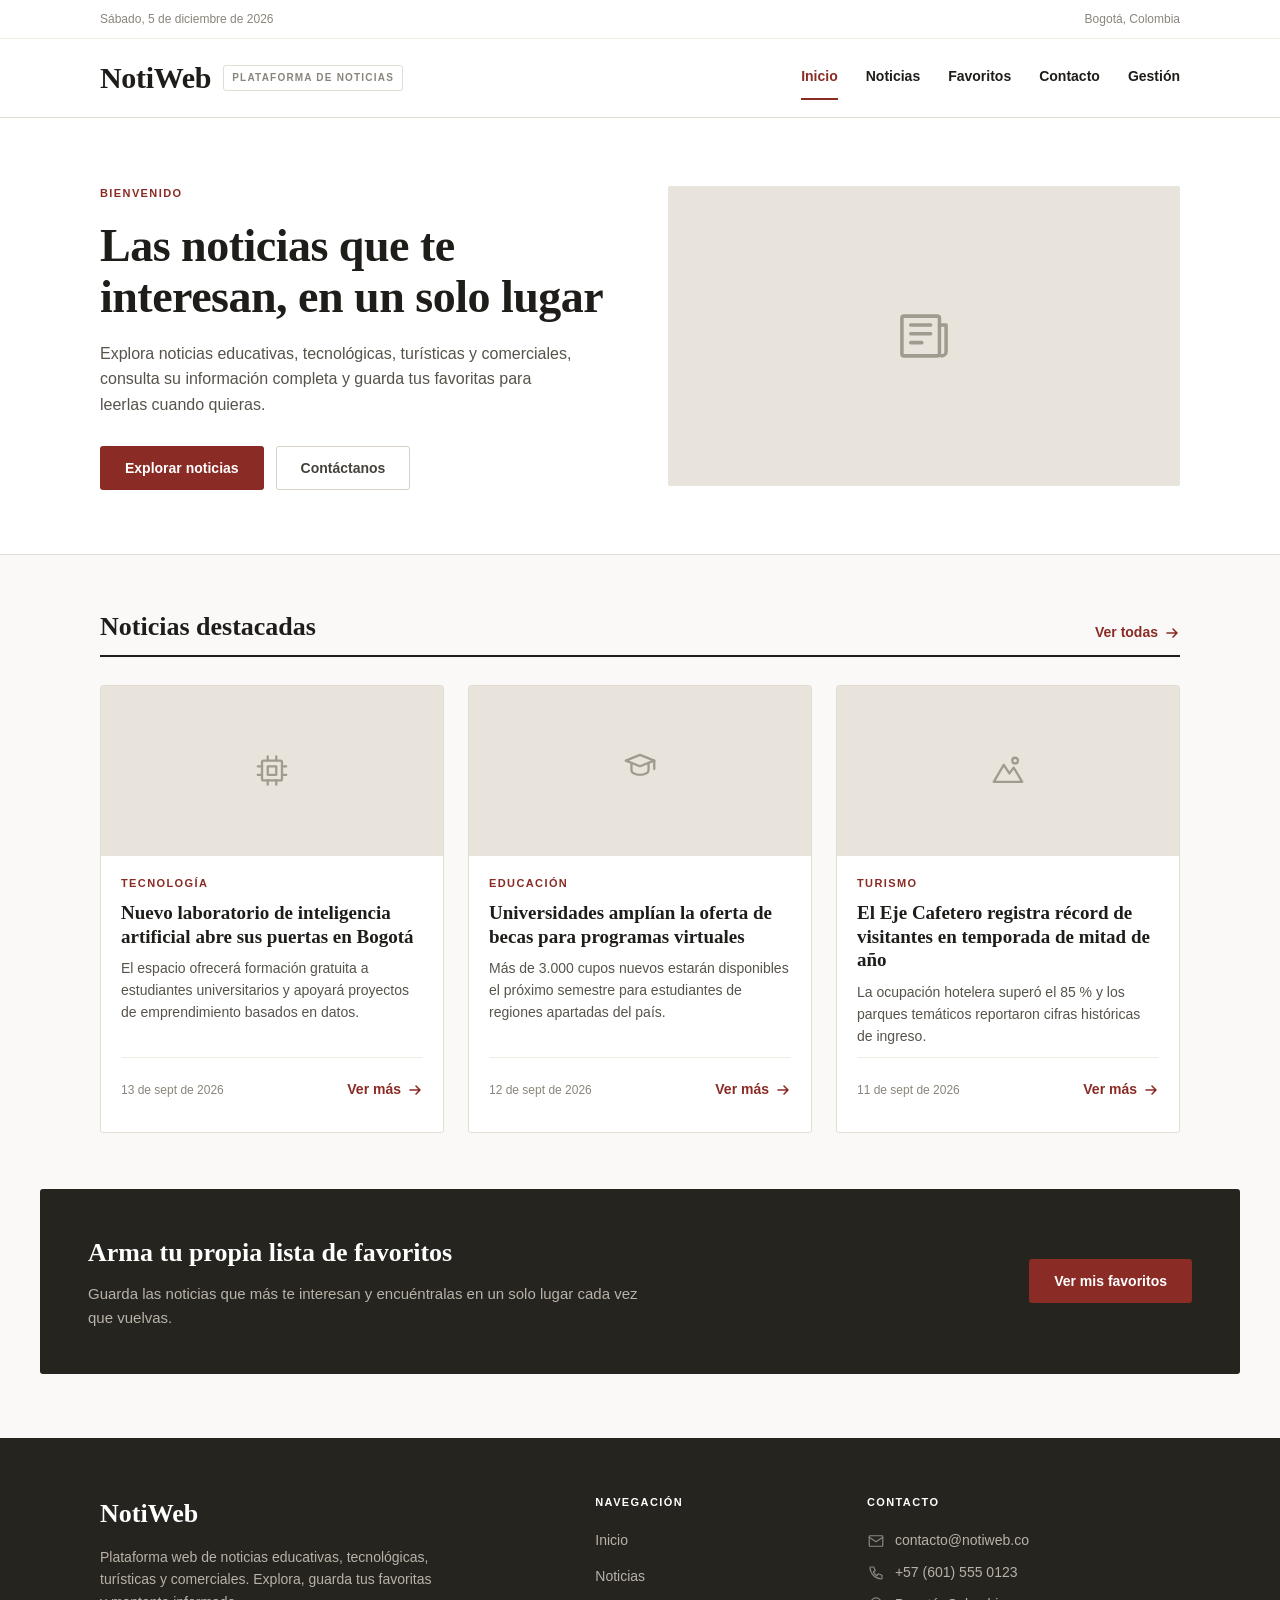
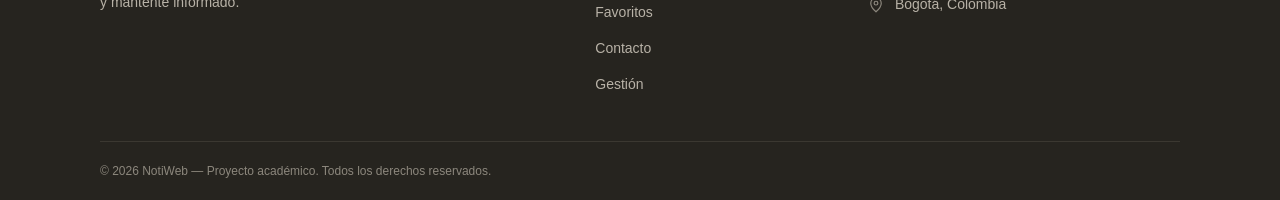
<file: index.html>
<!DOCTYPE html>
<html lang="es">
<head>
  <meta charset="UTF-8">
  <meta name="viewport" content="width=device-width, initial-scale=1.0">
  <meta name="description" content="NotiWeb: plataforma de noticias educativas, tecnológicas, turísticas y comerciales.">
  <title>Inicio | NotiWeb</title>

  <!-- Estilos: tokens y tipografía → estructura → componentes -->
  <link rel="stylesheet" href="css/base.css">
  <link rel="stylesheet" href="css/layout.css">
  <link rel="stylesheet" href="css/componentes.css">
</head>
<body>

  <!-- ================= HEADER (idéntico en todas las páginas) ================= -->
  <header class="site-header">
    <!-- Barra superior: fecha actual y ciudad -->
    <div class="topbar">
      <div class="wrap topbar__inner">
        <time class="topbar__fecha" data-fecha-actual></time>
        <span class="topbar__ciudad">Bogotá, Colombia</span>
      </div>
    </div>

    <!-- Fila principal: marca y menú -->
    <div class="wrap header__inner">
      <a class="brand" href="index.html" aria-label="NotiWeb, ir al inicio">
        <span class="brand__name">NotiWeb</span>
        <span class="brand__tag">Plataforma de noticias</span>
      </a>

      <button class="nav__toggle" type="button" aria-controls="menu-principal"
              aria-expanded="false" aria-label="Abrir menú">
        <svg width="24" height="24" viewBox="0 0 24 24" fill="none" stroke="currentColor"
             stroke-width="1.6" stroke-linecap="round" aria-hidden="true">
          <path d="M4 7h16M4 12h16M4 17h16"/>
        </svg>
      </button>

      <nav class="nav" id="menu-principal" aria-label="Menú principal">
        <ul class="nav__list">
          <li><a class="nav__link" href="index.html" aria-current="page">Inicio</a></li>
          <li><a class="nav__link" href="noticias.html">Noticias</a></li>
          <li><a class="nav__link" href="favoritos.html">Favoritos</a></li>
          <li><a class="nav__link" href="contacto.html">Contacto</a></li>
          <li><a class="nav__link" href="gestion.html">Gestión</a></li>
        </ul>
      </nav>
    </div>
  </header>

  <main>
    <!-- ================= BIENVENIDA ================= -->
    <section class="hero" aria-labelledby="titulo-hero">
      <div class="wrap hero__inner">
        <div class="hero__content">
          <span class="chip">Bienvenido</span>
          <h1 class="hero__title" id="titulo-hero">Las noticias que te interesan, en un solo lugar</h1>
          <p class="hero__text">
            Explora noticias educativas, tecnológicas, turísticas y comerciales, consulta
            su información completa y guarda tus favoritas para leerlas cuando quieras.
          </p>
          <div class="hero__actions">
            <a class="btn btn--primary" href="noticias.html">Explorar noticias</a>
            <a class="btn btn--ghost" href="contacto.html">Contáctanos</a>
          </div>
        </div>

        <figure class="hero__media">
          <img src="img/hero.svg" alt="Imagen destacada de la portada de NotiWeb">
        </figure>
      </div>
    </section>

    <!-- ================= NOTICIAS DESTACADAS ================= -->
    <section class="section" aria-labelledby="titulo-destacadas">
      <div class="wrap">
        <div class="section__head">
          <h2 class="section__title" id="titulo-destacadas">Noticias destacadas</h2>
          <a class="section__link" href="noticias.html">
            Ver todas
            <svg width="16" height="16" viewBox="0 0 16 16" fill="none" stroke="currentColor"
                 stroke-width="1.6" stroke-linecap="round" stroke-linejoin="round" aria-hidden="true">
              <path d="M3 8h10M9 4l4 4-4 4"/>
            </svg>
          </a>
        </div>

        <!-- Las cards se generan desde data/noticias.json (js/home.js) -->
        <div class="grid-cards" id="grilla-destacadas" aria-live="polite"></div>
      </div>
    </section>

    <!-- ================= LLAMADO A LA ACCIÓN ================= -->
    <section class="cta" aria-labelledby="titulo-cta">
      <div class="wrap cta__inner">
        <div>
          <h2 class="cta__title" id="titulo-cta">Arma tu propia lista de favoritos</h2>
          <p class="cta__text">
            Guarda las noticias que más te interesan y encuéntralas en un solo lugar cada vez que vuelvas.
          </p>
        </div>
        <a class="btn btn--primary" href="favoritos.html">Ver mis favoritos</a>
      </div>
    </section>
  </main>

  <!-- ================= FOOTER (idéntico en todas las páginas) ================= -->
  <footer class="site-footer">
    <div class="wrap footer__grid">
      <div class="footer__about">
        <p class="footer__brand">NotiWeb</p>
        <p class="footer__desc">
          Plataforma web de noticias educativas, tecnológicas, turísticas y comerciales.
          Explora, guarda tus favoritas y mantente informado.
        </p>
      </div>

      <nav aria-label="Navegación del pie de página">
        <h2 class="footer__title">Navegación</h2>
        <ul class="footer__list">
          <li><a href="index.html">Inicio</a></li>
          <li><a href="noticias.html">Noticias</a></li>
          <li><a href="favoritos.html">Favoritos</a></li>
          <li><a href="contacto.html">Contacto</a></li>
          <li><a href="gestion.html">Gestión</a></li>
        </ul>
      </nav>

      <div>
        <h2 class="footer__title">Contacto</h2>
        <ul class="footer__contact">
          <li>
            <svg width="18" height="18" viewBox="0 0 24 24" fill="none" stroke="currentColor"
                 stroke-width="1.6" stroke-linecap="round" stroke-linejoin="round" aria-hidden="true">
              <rect x="3" y="5" width="18" height="14" rx="1"/><path d="m3 7 9 6 9-6"/>
            </svg>
            contacto@notiweb.co
          </li>
          <li>
            <svg width="18" height="18" viewBox="0 0 24 24" fill="none" stroke="currentColor"
                 stroke-width="1.6" stroke-linecap="round" stroke-linejoin="round" aria-hidden="true">
              <path d="M5 4h4l2 5-2.5 1.5a11 11 0 0 0 5 5L15 13l5 2v4a1 1 0 0 1-1 1A16 16 0 0 1 4 5a1 1 0 0 1 1-1Z"/>
            </svg>
            +57 (601) 555 0123
          </li>
          <li>
            <svg width="18" height="18" viewBox="0 0 24 24" fill="none" stroke="currentColor"
                 stroke-width="1.6" stroke-linecap="round" stroke-linejoin="round" aria-hidden="true">
              <path d="M12 21s-7-6.2-7-11.5a7 7 0 0 1 14 0C19 14.8 12 21 12 21Z"/><circle cx="12" cy="9.5" r="2.5"/>
            </svg>
            Bogotá, Colombia
          </li>
        </ul>
      </div>
    </div>

    <div class="wrap">
      <p class="footer__bottom">© 2026 NotiWeb — Proyecto académico. Todos los derechos reservados.</p>
    </div>
  </footer>

  <!-- Scripts: datos → comunes → lógica de la página -->
  <script src="js/datos.js"></script>
  <script src="js/comun.js"></script>
  <script src="js/home.js"></script>
</body>
</html>
</file>
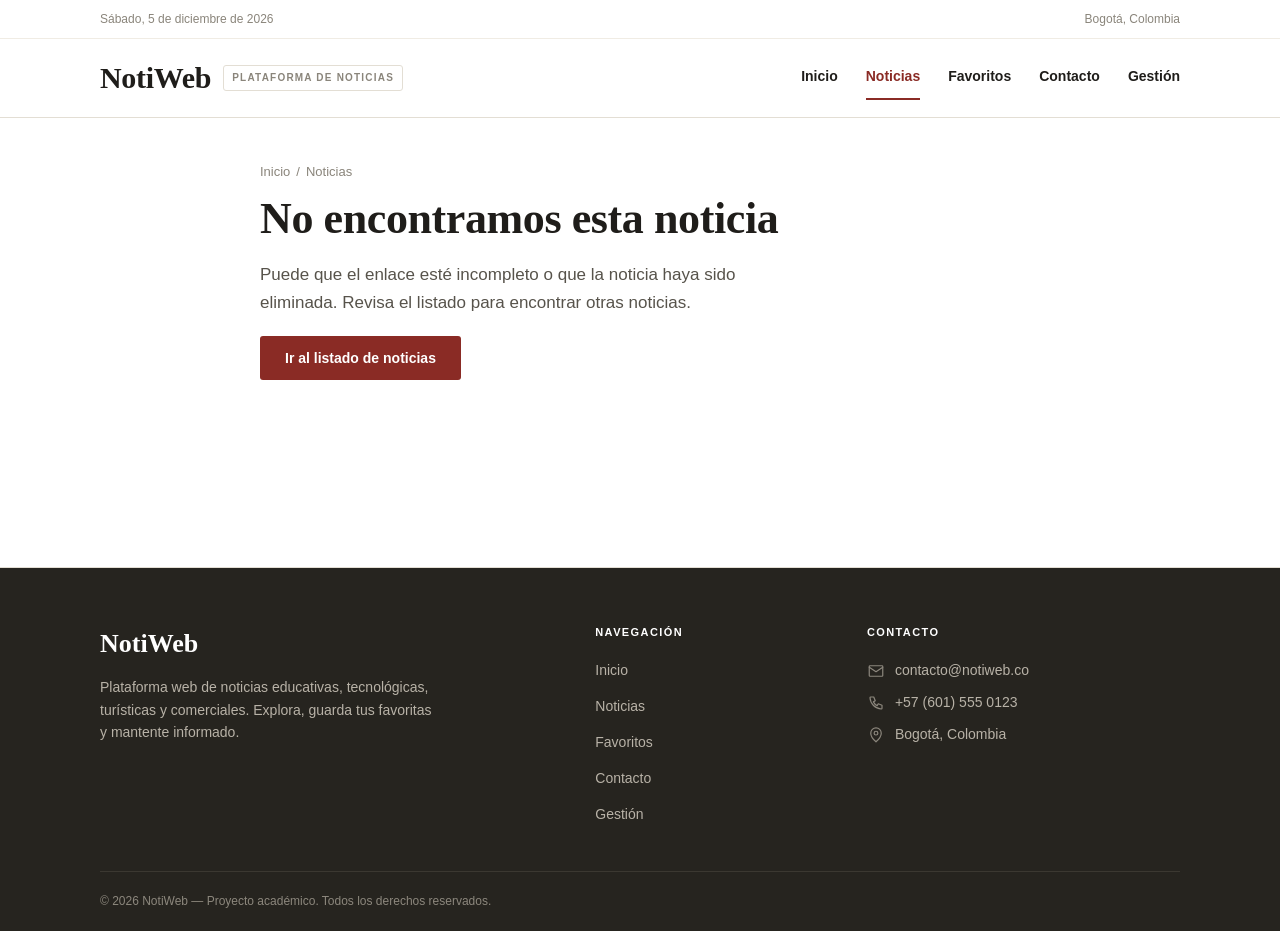
<file: detalle.html>
<!DOCTYPE html>
<html lang="es">
<head>
  <meta charset="UTF-8">
  <meta name="viewport" content="width=device-width, initial-scale=1.0">
  <meta name="description" content="Información completa de la noticia en NotiWeb.">
  <title>Detalle de noticia | NotiWeb</title>

  <!-- Estilos: tokens y tipografía → estructura → componentes -->
  <link rel="stylesheet" href="css/base.css">
  <link rel="stylesheet" href="css/layout.css">
  <link rel="stylesheet" href="css/componentes.css">
</head>
<body>

  <!-- ================= HEADER (idéntico en todas las páginas) ================= -->
  <header class="site-header">
    <!-- Barra superior: fecha actual y ciudad -->
    <div class="topbar">
      <div class="wrap topbar__inner">
        <time class="topbar__fecha" data-fecha-actual></time>
        <span class="topbar__ciudad">Bogotá, Colombia</span>
      </div>
    </div>

    <!-- Fila principal: marca y menú -->
    <div class="wrap header__inner">
      <a class="brand" href="index.html" aria-label="NotiWeb, ir al inicio">
        <span class="brand__name">NotiWeb</span>
        <span class="brand__tag">Plataforma de noticias</span>
      </a>

      <button class="nav__toggle" type="button" aria-controls="menu-principal"
              aria-expanded="false" aria-label="Abrir menú">
        <svg width="24" height="24" viewBox="0 0 24 24" fill="none" stroke="currentColor"
             stroke-width="1.6" stroke-linecap="round" aria-hidden="true">
          <path d="M4 7h16M4 12h16M4 17h16"/>
        </svg>
      </button>

      <nav class="nav" id="menu-principal" aria-label="Menú principal">
        <ul class="nav__list">
          <li><a class="nav__link" href="index.html">Inicio</a></li>
          <li><a class="nav__link" href="noticias.html" aria-current="page">Noticias</a></li>
          <li><a class="nav__link" href="favoritos.html">Favoritos</a></li>
          <li><a class="nav__link" href="contacto.html">Contacto</a></li>
          <li><a class="nav__link" href="gestion.html">Gestión</a></li>
        </ul>
      </nav>
    </div>
  </header>

  <main>
    <!-- El contenido se genera en js/detalle.js a partir del id de la URL
         (detalle.html?id=3). Mientras carga se muestra este estado. -->
    <div id="detalle" aria-busy="true">
      <section class="articulo-head">
        <div class="narrow articulo-head__inner">
          <p class="estado" role="status">Cargando noticia…</p>
        </div>
      </section>
    </div>
  </main>

  <!-- ================= FOOTER (idéntico en todas las páginas) ================= -->
  <footer class="site-footer">
    <div class="wrap footer__grid">
      <div class="footer__about">
        <p class="footer__brand">NotiWeb</p>
        <p class="footer__desc">
          Plataforma web de noticias educativas, tecnológicas, turísticas y comerciales.
          Explora, guarda tus favoritas y mantente informado.
        </p>
      </div>

      <nav aria-label="Navegación del pie de página">
        <h2 class="footer__title">Navegación</h2>
        <ul class="footer__list">
          <li><a href="index.html">Inicio</a></li>
          <li><a href="noticias.html">Noticias</a></li>
          <li><a href="favoritos.html">Favoritos</a></li>
          <li><a href="contacto.html">Contacto</a></li>
          <li><a href="gestion.html">Gestión</a></li>
        </ul>
      </nav>

      <div>
        <h2 class="footer__title">Contacto</h2>
        <ul class="footer__contact">
          <li>
            <svg width="18" height="18" viewBox="0 0 24 24" fill="none" stroke="currentColor"
                 stroke-width="1.6" stroke-linecap="round" stroke-linejoin="round" aria-hidden="true">
              <rect x="3" y="5" width="18" height="14" rx="1"/><path d="m3 7 9 6 9-6"/>
            </svg>
            contacto@notiweb.co
          </li>
          <li>
            <svg width="18" height="18" viewBox="0 0 24 24" fill="none" stroke="currentColor"
                 stroke-width="1.6" stroke-linecap="round" stroke-linejoin="round" aria-hidden="true">
              <path d="M5 4h4l2 5-2.5 1.5a11 11 0 0 0 5 5L15 13l5 2v4a1 1 0 0 1-1 1A16 16 0 0 1 4 5a1 1 0 0 1 1-1Z"/>
            </svg>
            +57 (601) 555 0123
          </li>
          <li>
            <svg width="18" height="18" viewBox="0 0 24 24" fill="none" stroke="currentColor"
                 stroke-width="1.6" stroke-linecap="round" stroke-linejoin="round" aria-hidden="true">
              <path d="M12 21s-7-6.2-7-11.5a7 7 0 0 1 14 0C19 14.8 12 21 12 21Z"/><circle cx="12" cy="9.5" r="2.5"/>
            </svg>
            Bogotá, Colombia
          </li>
        </ul>
      </div>
    </div>

    <div class="wrap">
      <p class="footer__bottom">© 2026 NotiWeb — Proyecto académico. Todos los derechos reservados.</p>
    </div>
  </footer>

  <!-- Scripts: datos → comunes → lógica de la página -->
  <script src="js/datos.js"></script>
  <script src="js/comun.js"></script>
  <script src="js/detalle.js"></script>
</body>
</html>
</file>
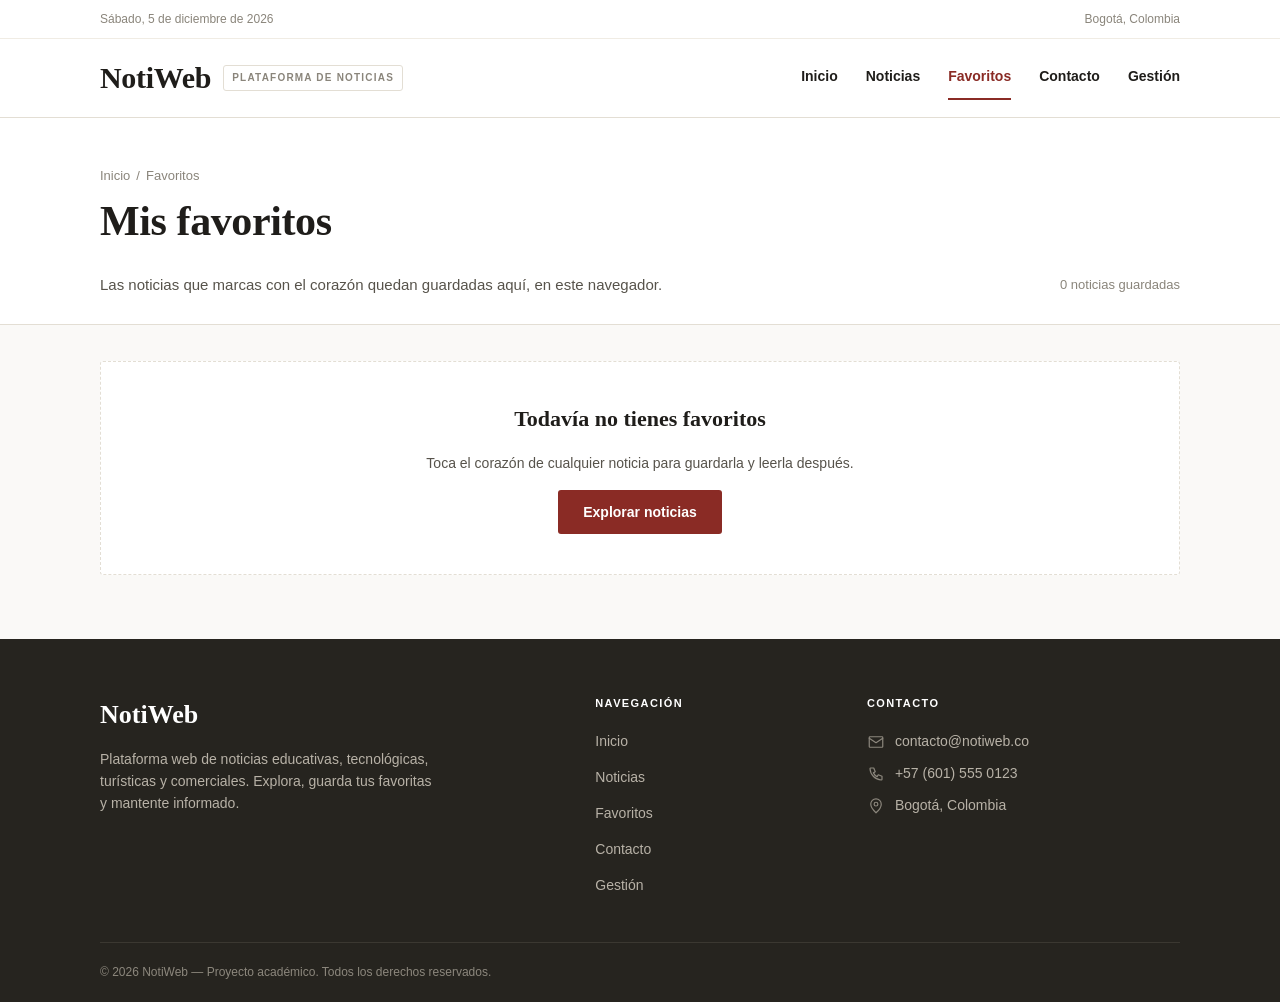
<file: favoritos.html>
<!DOCTYPE html>
<html lang="es">
<head>
  <meta charset="UTF-8">
  <meta name="viewport" content="width=device-width, initial-scale=1.0">
  <meta name="description" content="Noticias guardadas como favoritas en NotiWeb.">
  <title>Favoritos | NotiWeb</title>

  <!-- Estilos: tokens y tipografía → estructura → componentes -->
  <link rel="stylesheet" href="css/base.css">
  <link rel="stylesheet" href="css/layout.css">
  <link rel="stylesheet" href="css/componentes.css">
</head>
<body>

  <!-- ================= HEADER (idéntico en todas las páginas) ================= -->
  <header class="site-header">
    <!-- Barra superior: fecha actual y ciudad -->
    <div class="topbar">
      <div class="wrap topbar__inner">
        <time class="topbar__fecha" data-fecha-actual></time>
        <span class="topbar__ciudad">Bogotá, Colombia</span>
      </div>
    </div>

    <!-- Fila principal: marca y menú -->
    <div class="wrap header__inner">
      <a class="brand" href="index.html" aria-label="NotiWeb, ir al inicio">
        <span class="brand__name">NotiWeb</span>
        <span class="brand__tag">Plataforma de noticias</span>
      </a>

      <button class="nav__toggle" type="button" aria-controls="menu-principal"
              aria-expanded="false" aria-label="Abrir menú">
        <svg width="24" height="24" viewBox="0 0 24 24" fill="none" stroke="currentColor"
             stroke-width="1.6" stroke-linecap="round" aria-hidden="true">
          <path d="M4 7h16M4 12h16M4 17h16"/>
        </svg>
      </button>

      <nav class="nav" id="menu-principal" aria-label="Menú principal">
        <ul class="nav__list">
          <li><a class="nav__link" href="index.html">Inicio</a></li>
          <li><a class="nav__link" href="noticias.html">Noticias</a></li>
          <li><a class="nav__link" href="favoritos.html" aria-current="page">Favoritos</a></li>
          <li><a class="nav__link" href="contacto.html">Contacto</a></li>
          <li><a class="nav__link" href="gestion.html">Gestión</a></li>
        </ul>
      </nav>
    </div>
  </header>

  <main>
    <!-- ================= ENCABEZADO ================= -->
    <section class="page-head" aria-labelledby="titulo-favoritos">
      <div class="wrap page-head__inner">
        <nav class="migas" aria-label="Migas de pan">
          <ol class="migas__lista">
            <li><a href="index.html">Inicio</a></li>
            <li aria-current="page">Favoritos</li>
          </ol>
        </nav>

        <div class="page-head__top">
          <h1 class="page-head__title" id="titulo-favoritos">Mis favoritos</h1>
          <button class="btn btn--ghost" id="vaciar-favoritos" type="button" hidden>
            Quitar todos
          </button>
        </div>

        <div class="page-head__tools">
          <p class="page-head__intro">
            Las noticias que marcas con el corazón quedan guardadas aquí, en este navegador.
          </p>
          <p class="page-head__count" id="contador" aria-live="polite"></p>
        </div>
      </div>
    </section>

    <!-- ================= NOTICIAS GUARDADAS ================= -->
    <section class="listado" aria-label="Noticias guardadas">
      <div class="wrap">
        <!-- Las cards se generan en js/favoritos.js -->
        <div class="grid-cards" id="grilla-favoritos" aria-live="polite"></div>
      </div>
    </section>
  </main>

  <!-- ================= FOOTER (idéntico en todas las páginas) ================= -->
  <footer class="site-footer">
    <div class="wrap footer__grid">
      <div class="footer__about">
        <p class="footer__brand">NotiWeb</p>
        <p class="footer__desc">
          Plataforma web de noticias educativas, tecnológicas, turísticas y comerciales.
          Explora, guarda tus favoritas y mantente informado.
        </p>
      </div>

      <nav aria-label="Navegación del pie de página">
        <h2 class="footer__title">Navegación</h2>
        <ul class="footer__list">
          <li><a href="index.html">Inicio</a></li>
          <li><a href="noticias.html">Noticias</a></li>
          <li><a href="favoritos.html">Favoritos</a></li>
          <li><a href="contacto.html">Contacto</a></li>
          <li><a href="gestion.html">Gestión</a></li>
        </ul>
      </nav>

      <div>
        <h2 class="footer__title">Contacto</h2>
        <ul class="footer__contact">
          <li>
            <svg width="18" height="18" viewBox="0 0 24 24" fill="none" stroke="currentColor"
                 stroke-width="1.6" stroke-linecap="round" stroke-linejoin="round" aria-hidden="true">
              <rect x="3" y="5" width="18" height="14" rx="1"/><path d="m3 7 9 6 9-6"/>
            </svg>
            contacto@notiweb.co
          </li>
          <li>
            <svg width="18" height="18" viewBox="0 0 24 24" fill="none" stroke="currentColor"
                 stroke-width="1.6" stroke-linecap="round" stroke-linejoin="round" aria-hidden="true">
              <path d="M5 4h4l2 5-2.5 1.5a11 11 0 0 0 5 5L15 13l5 2v4a1 1 0 0 1-1 1A16 16 0 0 1 4 5a1 1 0 0 1 1-1Z"/>
            </svg>
            +57 (601) 555 0123
          </li>
          <li>
            <svg width="18" height="18" viewBox="0 0 24 24" fill="none" stroke="currentColor"
                 stroke-width="1.6" stroke-linecap="round" stroke-linejoin="round" aria-hidden="true">
              <path d="M12 21s-7-6.2-7-11.5a7 7 0 0 1 14 0C19 14.8 12 21 12 21Z"/><circle cx="12" cy="9.5" r="2.5"/>
            </svg>
            Bogotá, Colombia
          </li>
        </ul>
      </div>
    </div>

    <div class="wrap">
      <p class="footer__bottom">© 2026 NotiWeb — Proyecto académico. Todos los derechos reservados.</p>
    </div>
  </footer>

  <!-- Scripts: datos → comunes → lógica de la página -->
  <script src="js/datos.js"></script>
  <script src="js/comun.js"></script>
  <script src="js/favoritos.js"></script>
</body>
</html>
</file>
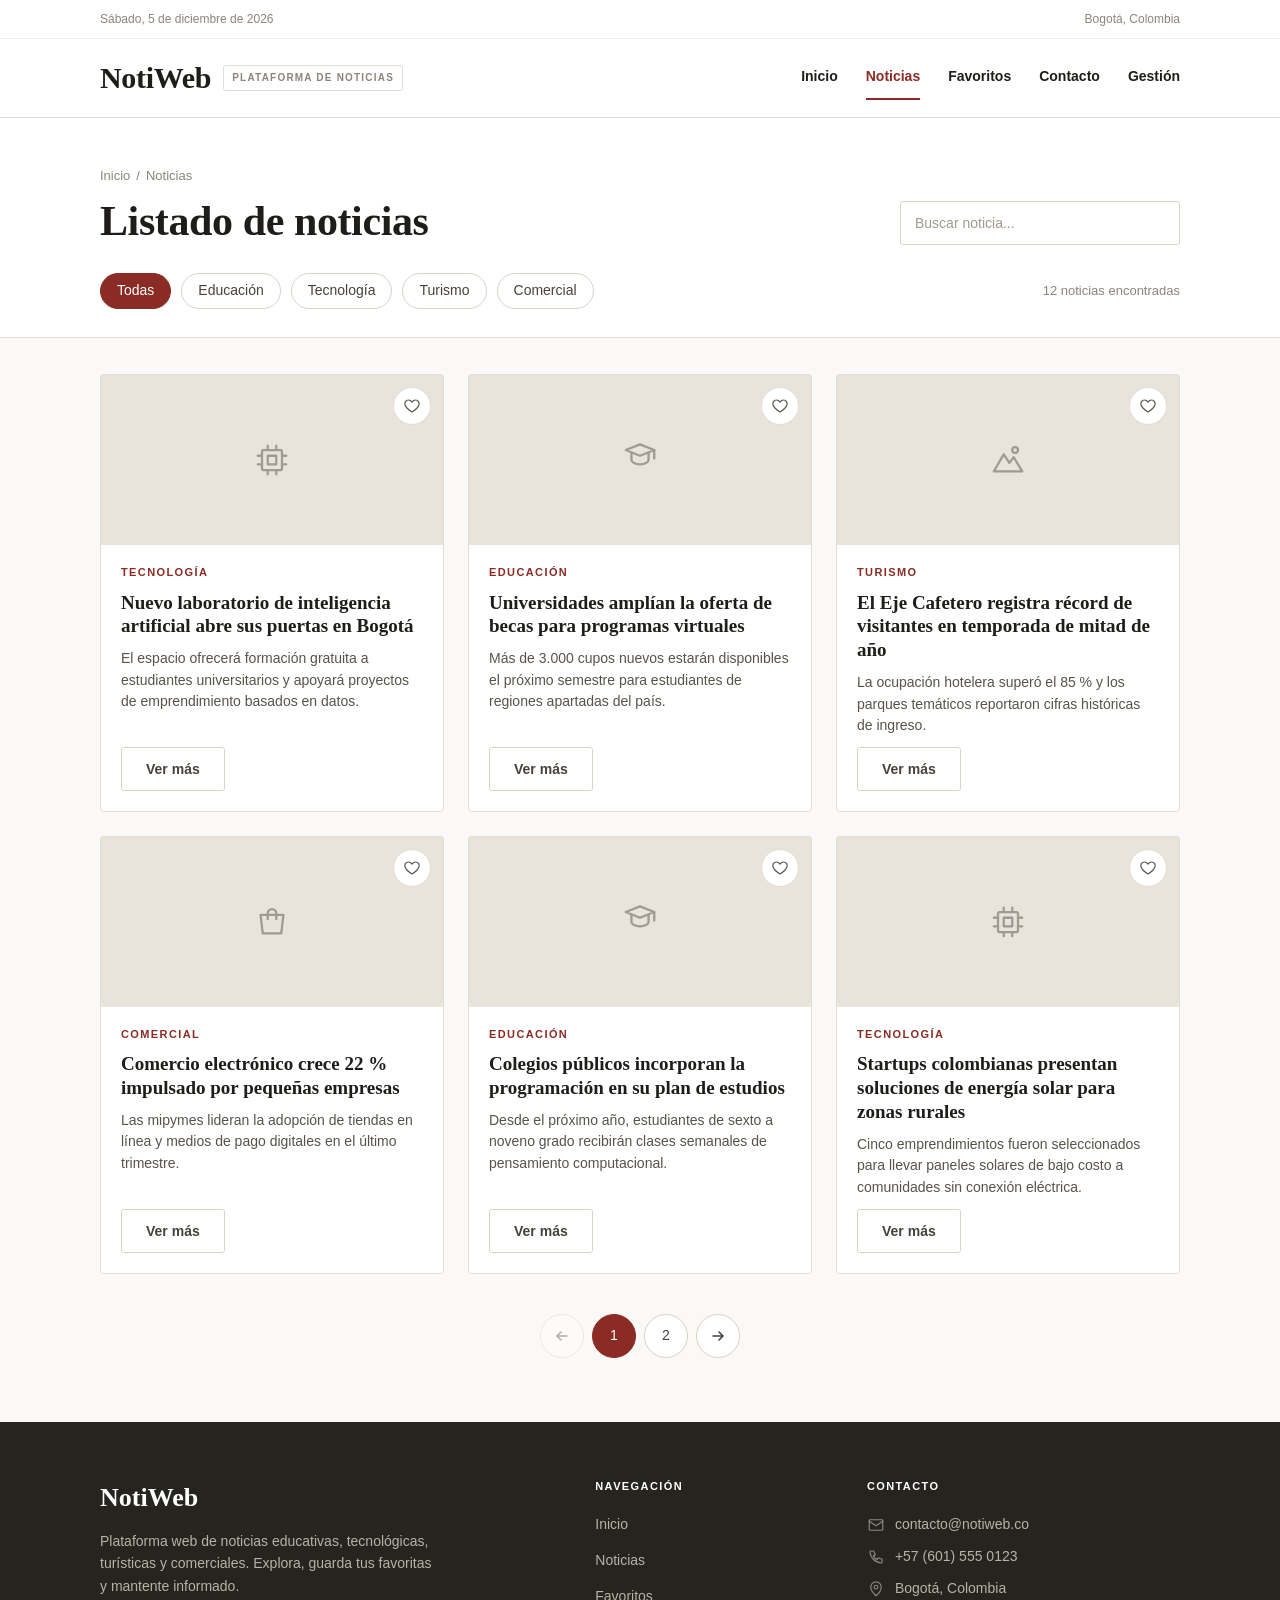
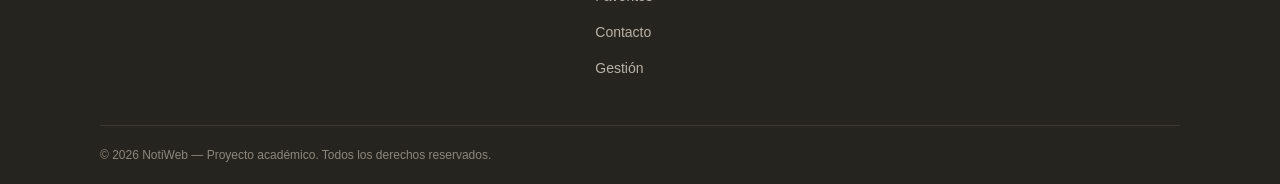
<file: noticias.html>
<!DOCTYPE html>
<html lang="es">
<head>
  <meta charset="UTF-8">
  <meta name="viewport" content="width=device-width, initial-scale=1.0">
  <meta name="description" content="Listado de noticias educativas, tecnológicas, turísticas y comerciales de NotiWeb.">
  <title>Noticias | NotiWeb</title>

  <!-- Estilos: tokens y tipografía → estructura → componentes -->
  <link rel="stylesheet" href="css/base.css">
  <link rel="stylesheet" href="css/layout.css">
  <link rel="stylesheet" href="css/componentes.css">
</head>
<body>

  <!-- ================= HEADER (idéntico en todas las páginas) ================= -->
  <header class="site-header">
    <!-- Barra superior: fecha actual y ciudad -->
    <div class="topbar">
      <div class="wrap topbar__inner">
        <time class="topbar__fecha" data-fecha-actual></time>
        <span class="topbar__ciudad">Bogotá, Colombia</span>
      </div>
    </div>

    <!-- Fila principal: marca y menú -->
    <div class="wrap header__inner">
      <a class="brand" href="index.html" aria-label="NotiWeb, ir al inicio">
        <span class="brand__name">NotiWeb</span>
        <span class="brand__tag">Plataforma de noticias</span>
      </a>

      <button class="nav__toggle" type="button" aria-controls="menu-principal"
              aria-expanded="false" aria-label="Abrir menú">
        <svg width="24" height="24" viewBox="0 0 24 24" fill="none" stroke="currentColor"
             stroke-width="1.6" stroke-linecap="round" aria-hidden="true">
          <path d="M4 7h16M4 12h16M4 17h16"/>
        </svg>
      </button>

      <nav class="nav" id="menu-principal" aria-label="Menú principal">
        <ul class="nav__list">
          <li><a class="nav__link" href="index.html">Inicio</a></li>
          <li><a class="nav__link" href="noticias.html" aria-current="page">Noticias</a></li>
          <li><a class="nav__link" href="favoritos.html">Favoritos</a></li>
          <li><a class="nav__link" href="contacto.html">Contacto</a></li>
          <li><a class="nav__link" href="gestion.html">Gestión</a></li>
        </ul>
      </nav>
    </div>
  </header>

  <main>
    <!-- ================= ENCABEZADO: migas, título, buscador y filtros ================= -->
    <section class="page-head" aria-labelledby="titulo-listado">
      <div class="wrap page-head__inner">
        <nav class="migas" aria-label="Migas de pan">
          <ol class="migas__lista">
            <li><a href="index.html">Inicio</a></li>
            <li aria-current="page">Noticias</li>
          </ol>
        </nav>

        <div class="page-head__top">
          <h1 class="page-head__title" id="titulo-listado">Listado de noticias</h1>

          <div class="buscador" role="search">
            <label class="sr-only" for="buscar-noticia">Buscar noticia</label>
            <input class="buscador__input" id="buscar-noticia" type="search"
                   placeholder="Buscar noticia..." autocomplete="off">
          </div>
        </div>

        <div class="page-head__tools">
          <!-- Los botones de categoría se generan en js/noticias.js -->
          <div class="filtros" id="filtros" role="group" aria-label="Filtrar por categoría"></div>
          <p class="page-head__count" id="contador" aria-live="polite"></p>
        </div>
      </div>
    </section>

    <!-- ================= RESULTADOS ================= -->
    <section class="listado" aria-label="Resultados">
      <div class="wrap">
        <!-- Las cards se generan desde data/noticias.json (js/noticias.js) -->
        <div class="grid-cards" id="grilla-noticias" aria-live="polite"></div>

        <nav class="paginacion" id="paginacion" aria-label="Paginación de noticias" hidden></nav>
      </div>
    </section>
  </main>

  <!-- ================= FOOTER (idéntico en todas las páginas) ================= -->
  <footer class="site-footer">
    <div class="wrap footer__grid">
      <div class="footer__about">
        <p class="footer__brand">NotiWeb</p>
        <p class="footer__desc">
          Plataforma web de noticias educativas, tecnológicas, turísticas y comerciales.
          Explora, guarda tus favoritas y mantente informado.
        </p>
      </div>

      <nav aria-label="Navegación del pie de página">
        <h2 class="footer__title">Navegación</h2>
        <ul class="footer__list">
          <li><a href="index.html">Inicio</a></li>
          <li><a href="noticias.html">Noticias</a></li>
          <li><a href="favoritos.html">Favoritos</a></li>
          <li><a href="contacto.html">Contacto</a></li>
          <li><a href="gestion.html">Gestión</a></li>
        </ul>
      </nav>

      <div>
        <h2 class="footer__title">Contacto</h2>
        <ul class="footer__contact">
          <li>
            <svg width="18" height="18" viewBox="0 0 24 24" fill="none" stroke="currentColor"
                 stroke-width="1.6" stroke-linecap="round" stroke-linejoin="round" aria-hidden="true">
              <rect x="3" y="5" width="18" height="14" rx="1"/><path d="m3 7 9 6 9-6"/>
            </svg>
            contacto@notiweb.co
          </li>
          <li>
            <svg width="18" height="18" viewBox="0 0 24 24" fill="none" stroke="currentColor"
                 stroke-width="1.6" stroke-linecap="round" stroke-linejoin="round" aria-hidden="true">
              <path d="M5 4h4l2 5-2.5 1.5a11 11 0 0 0 5 5L15 13l5 2v4a1 1 0 0 1-1 1A16 16 0 0 1 4 5a1 1 0 0 1 1-1Z"/>
            </svg>
            +57 (601) 555 0123
          </li>
          <li>
            <svg width="18" height="18" viewBox="0 0 24 24" fill="none" stroke="currentColor"
                 stroke-width="1.6" stroke-linecap="round" stroke-linejoin="round" aria-hidden="true">
              <path d="M12 21s-7-6.2-7-11.5a7 7 0 0 1 14 0C19 14.8 12 21 12 21Z"/><circle cx="12" cy="9.5" r="2.5"/>
            </svg>
            Bogotá, Colombia
          </li>
        </ul>
      </div>
    </div>

    <div class="wrap">
      <p class="footer__bottom">© 2026 NotiWeb — Proyecto académico. Todos los derechos reservados.</p>
    </div>
  </footer>

  <!-- Scripts: datos → comunes → lógica de la página -->
  <script src="js/datos.js"></script>
  <script src="js/comun.js"></script>
  <script src="js/noticias.js"></script>
</body>
</html>
</file>
<file: css/base.css>
/* ==========================================================================
   NotiWeb — base.css
   Reset mínimo, tokens de diseño (variables CSS tomadas de la maquetación
   aprobada en Figma) y tipografía general.
   ========================================================================== */

/* --------------------------------------------------------------------------
   1. Tokens de diseño
   -------------------------------------------------------------------------- */
:root {
  /* Colores */
  --bg:           #faf9f7;  /* fondo general */
  --surface:      #ffffff;  /* tarjetas, header, bandas blancas */
  --ink:          #1f1d1a;  /* texto principal */
  --body:         #322f2a;  /* cuerpo del artículo (serif) */
  --muted:        #57534b;  /* párrafos secundarios */
  --soft:         #8a857b;  /* metadatos, migas de pan */
  --placeholder:  #a09a8f;
  --accent:       #8a2b25;  /* rojo vino: acento único */
  --accent-dark:  #5f1d19;  /* hover de enlaces */
  --border:       #e3ded4;
  --hairline:     #f0ece4;
  --input-border: #d8d2c7;
  --img-ph:       #e8e4dc;  /* bloque marcador de imagen */
  --dark:         #26241f;  /* CTA y footer */
  --dark-text:    #b8b2a7;
  --dark-sep:     #3b3831;
  --footer-dim:   #8c877d;
  --error:        #b3261e;
  --error-bg:     #fdf6f5;
  --ok-bg:        #f1f6f0;
  --ok-border:    #cfe0cb;
  --ok-text:      #3a5d36;

  /* Familias tipográficas */
  --font-serif: Georgia, "Times New Roman", serif;
  --font-sans:  "Helvetica Neue", Helvetica, Arial, sans-serif;

  /* Medidas comunes */
  --radius:      3px;
  --wrap:        1080px;  /* ancho útil del contenido */
  --gutter:      60px;    /* margen lateral en escritorio */
  --control-h:   44px;    /* altura mínima de áreas clicables */
}

/* --------------------------------------------------------------------------
   2. Reset mínimo
   -------------------------------------------------------------------------- */
*,
*::before,
*::after {
  box-sizing: border-box;
}

html {
  -webkit-text-size-adjust: 100%;
}

body {
  margin: 0;
  background: var(--bg);
  color: var(--ink);
  font-family: var(--font-sans);
  font-size: 14px;
  line-height: 1.55;
  -webkit-font-smoothing: antialiased;
}

h1, h2, h3, h4, p, ul, ol, figure {
  margin: 0;
}

ul, ol {
  padding: 0;
  list-style: none;
}

img, svg {
  display: block;
  max-width: 100%;
}

button {
  font: inherit;
  cursor: pointer;
}

/* El atributo hidden siempre oculta, aunque la clase defina display */
[hidden] {
  display: none !important;
}

/* --------------------------------------------------------------------------
   3. Tipografía
   -------------------------------------------------------------------------- */
h1, h2, h3 {
  font-family: var(--font-serif);
  font-weight: 700;
  color: var(--ink);
}

a {
  color: var(--accent);
  text-decoration: none;
}

a:hover {
  color: var(--accent-dark);
}

/* Foco visible y consistente para navegación por teclado */
:focus-visible {
  outline: 2px solid var(--accent);
  outline-offset: 2px;
}

/* Texto solo para lectores de pantalla */
.sr-only {
  position: absolute;
  width: 1px;
  height: 1px;
  padding: 0;
  margin: -1px;
  overflow: hidden;
  clip: rect(0, 0, 0, 0);
  white-space: nowrap;
  border: 0;
}
</file>
<file: css/layout.css>
/* ==========================================================================
   NotiWeb — layout.css
   Estructura de página: contenedores, header, footer, grillas,
   secciones del Home, encabezado de páginas internas y detalle de noticia.
   Incluye los ajustes responsive.
   ========================================================================== */

/* --------------------------------------------------------------------------
   1. Contenedores
   -------------------------------------------------------------------------- */

/* Contenido centrado en 1080px con gutters de 60px */
.wrap {
  max-width: calc(var(--wrap) + var(--gutter) * 2);
  margin: 0 auto;
  padding-inline: var(--gutter);
}

/* Columna estrecha para el artículo de detalle */
.narrow {
  max-width: calc(760px + var(--gutter) * 2);
  margin: 0 auto;
  padding-inline: var(--gutter);
}

/* --------------------------------------------------------------------------
   2. Header
   -------------------------------------------------------------------------- */
.site-header {
  background: var(--surface);
  border-bottom: 1px solid var(--border);
}

/* Barra superior: fecha y ciudad */
.topbar {
  border-bottom: 1px solid var(--hairline);
}

.topbar__inner {
  display: flex;
  align-items: center;
  justify-content: space-between;
  gap: 16px;
  min-height: 38px;
  font-size: 12px;
  color: var(--soft);
}

.topbar__fecha::first-letter {
  text-transform: uppercase;
}

/* Fila principal: marca + menú */
.header__inner {
  display: flex;
  align-items: center;
  justify-content: space-between;
  gap: 24px;
  min-height: 78px;
}

.brand {
  display: flex;
  align-items: center;
  gap: 12px;
  color: var(--ink);
}

.brand:hover {
  color: var(--ink);
}

.brand__name {
  font-family: var(--font-serif);
  font-size: 30px;
  font-weight: 700;
  line-height: 1;
  letter-spacing: -0.3px;
}

.brand__tag {
  padding: 4px 8px;
  border: 1px solid var(--border);
  border-radius: var(--radius);
  font-size: 10px;
  font-weight: 700;
  letter-spacing: 1.2px;
  color: var(--soft);
  text-transform: uppercase;
  white-space: nowrap;
}

/* Menú de navegación */
.nav__list {
  display: flex;
  align-items: center;
  gap: 28px;
}

.nav__link {
  display: inline-flex;
  align-items: center;
  min-height: var(--control-h);
  border-bottom: 2px solid transparent;
  font-size: 14px;
  font-weight: 600;
  color: var(--ink);
}

.nav__link:hover {
  color: var(--accent);
}

/* Enlace activo: acento + subrayado inferior de 2px */
.nav__link[aria-current="page"] {
  color: var(--accent);
  border-bottom-color: var(--accent);
}

/* Botón hamburguesa (solo visible en móvil) */
.nav__toggle {
  display: none;
  align-items: center;
  justify-content: center;
  width: var(--control-h);
  height: var(--control-h);
  padding: 0;
  background: transparent;
  border: 1px solid var(--input-border);
  border-radius: var(--radius);
  color: var(--ink);
}

/* --------------------------------------------------------------------------
   3. Footer
   -------------------------------------------------------------------------- */
.site-footer {
  background: var(--dark);
  color: var(--dark-text);
}

.footer__grid {
  display: grid;
  grid-template-columns: 2fr 1fr 1.4fr;
  gap: 48px;
  padding-block: 56px 40px;
}

.footer__brand {
  font-family: var(--font-serif);
  font-size: 26px;
  font-weight: 700;
  color: #ffffff;
}

.footer__desc {
  max-width: 340px;
  margin-top: 12px;
  line-height: 1.6;
}

.footer__title {
  margin-bottom: 14px;
  font-family: var(--font-sans);
  font-size: 11px;
  font-weight: 700;
  letter-spacing: 1.4px;
  text-transform: uppercase;
  color: #ffffff;
}

.footer__list li + li {
  margin-top: 4px;
}

.footer__list a {
  display: inline-flex;
  align-items: center;
  min-height: 32px;
  color: var(--dark-text);
}

.footer__list a:hover {
  color: #ffffff;
}

.footer__contact li {
  display: flex;
  align-items: center;
  gap: 10px;
  min-height: 32px;
}

.footer__contact svg {
  flex-shrink: 0;
  color: var(--footer-dim);
}

.footer__bottom {
  padding-block: 20px;
  border-top: 1px solid var(--dark-sep);
  font-size: 12px;
  color: var(--footer-dim);
}

/* --------------------------------------------------------------------------
   4. Grilla de cards
   -------------------------------------------------------------------------- */
.grid-cards {
  display: grid;
  grid-template-columns: repeat(3, 1fr);
  gap: 24px;
}

/* --------------------------------------------------------------------------
   5. Secciones del Home
   -------------------------------------------------------------------------- */

/* Bienvenida (hero) */
.hero {
  background: var(--surface);
  border-bottom: 1px solid var(--border);
}

.hero__inner {
  display: grid;
  grid-template-columns: 1fr 1fr;
  align-items: center;
  gap: 56px;
  padding-block: 64px;
}

.hero__title {
  margin-top: 16px;
  font-size: 46px;
  line-height: 1.12;
  letter-spacing: -0.5px;
}

.hero__text {
  margin-top: 18px;
  max-width: 480px;
  font-size: 16px;
  line-height: 1.6;
  color: var(--muted);
}

.hero__actions {
  display: flex;
  flex-wrap: wrap;
  gap: 12px;
  margin-top: 28px;
}

.hero__media {
  height: 300px;
  border-radius: var(--radius);
  overflow: hidden;
  background: var(--img-ph);
}

.hero__media img {
  width: 100%;
  height: 100%;
  object-fit: cover;
}

/* Bloque genérico de sección con espaciado vertical */
.section {
  padding-block: 56px;
}

/* Encabezado de sección con línea inferior de 2px */
.section__head {
  display: flex;
  align-items: flex-end;
  justify-content: space-between;
  gap: 16px;
  margin-bottom: 28px;
  padding-bottom: 12px;
  border-bottom: 2px solid var(--ink);
}

.section__title {
  font-size: 26px;
  line-height: 1.2;
}

.section__link {
  display: inline-flex;
  align-items: center;
  gap: 6px;
  min-height: var(--control-h);
  margin-bottom: -12px; /* compensa el padding para alinear con el título */
  font-size: 14px;
  font-weight: 600;
}

/* Llamado a la acción (CTA): caja oscura con espacio claro alrededor,
   así no se funde con el footer (que usa el mismo color) */
.cta {
  padding-block: 0 64px;
}

.cta__inner {
  display: flex;
  align-items: center;
  justify-content: space-between;
  gap: 32px;
  padding: 44px 48px;
  background: var(--dark);
  border-radius: var(--radius);
  color: var(--dark-text);
}

.cta__title {
  font-size: 26px;
  color: #ffffff;
}

.cta__text {
  margin-top: 8px;
  max-width: 560px;
  font-size: 15px;
  line-height: 1.6;
}

/* --------------------------------------------------------------------------
   6. Responsive
   -------------------------------------------------------------------------- */

/* Tablet: grilla a 2 columnas, hero apilado, menú colapsable */
@media (max-width: 960px) {
  :root {
    --gutter: 32px;
  }

  .grid-cards {
    grid-template-columns: repeat(2, 1fr);
  }

  .hero__inner {
    grid-template-columns: 1fr;
    gap: 36px;
    padding-block: 48px;
  }

  .hero__title {
    font-size: 38px;
  }

  .footer__grid {
    grid-template-columns: 1fr 1fr;
  }

  .footer__about {
    grid-column: 1 / -1;
  }

  /* El menú pasa a un panel desplegable bajo el header */
  .header__inner {
    position: relative;
    flex-wrap: wrap;
  }

  .nav__toggle {
    display: inline-flex;
  }

  .nav {
    display: none;
    width: 100%;
    padding-bottom: 12px;
  }

  .nav.is-open {
    display: block;
  }

  .nav__list {
    flex-direction: column;
    align-items: stretch;
    gap: 0;
  }

  .nav__link {
    width: 100%;
    border-bottom: 1px solid var(--hairline);
  }

  .nav__link[aria-current="page"] {
    border-bottom: 1px solid var(--hairline);
    box-shadow: inset 3px 0 0 var(--accent);
    padding-left: 12px;
  }
}

/* Móvil: una sola columna */
@media (max-width: 600px) {
  :root {
    --gutter: 18px;
  }

  .grid-cards {
    grid-template-columns: 1fr;
  }

  .topbar__ciudad {
    display: none;
  }

  .brand__tag {
    display: none;
  }

  .hero__title {
    font-size: 32px;
  }

  .hero__media {
    height: 220px;
  }

  .section__head {
    flex-wrap: wrap;
  }

  .cta {
    padding-bottom: 48px;
  }

  .cta__inner {
    flex-direction: column;
    align-items: flex-start;
    padding: 32px 24px;
  }

  .footer__grid {
    grid-template-columns: 1fr;
    gap: 32px;
  }
}

/* --------------------------------------------------------------------------
   7. Encabezado de páginas internas (Listado, Favoritos, Contacto…)
   Banda blanca con migas de pan, título y herramientas.
   -------------------------------------------------------------------------- */
.page-head {
  background: var(--surface);
  border-bottom: 1px solid var(--border);
}

.page-head__inner {
  padding-block: 48px 28px;
}

.page-head__top {
  display: flex;
  align-items: flex-end;
  justify-content: space-between;
  gap: 24px;
  margin-top: 12px;
}

.page-head__title {
  font-size: 42px;
  line-height: 1.12;
  letter-spacing: -0.4px;
}

.page-head__tools {
  display: flex;
  align-items: center;
  justify-content: space-between;
  gap: 16px 24px;
  margin-top: 28px;
}

.page-head__count {
  font-size: 13px;
  color: var(--soft);
  white-space: nowrap;
}

/* Sección de resultados del Listado */
.listado {
  padding-block: 36px 64px;
}

/* --------------------------------------------------------------------------
   8. Detalle de noticia
   Banda blanca con el encabezado + imagen y cuerpo sobre el fondo general.
   -------------------------------------------------------------------------- */
.articulo-head {
  background: var(--surface);
  border-bottom: 1px solid var(--border);
}

.articulo-head__inner {
  padding-block: 44px 40px;
}

.articulo-head .chip {
  margin-top: 20px;
}

.articulo__title {
  margin-top: 12px;
  font-size: 44px;
  line-height: 1.12;
  letter-spacing: -0.4px;
}

.articulo__lead {
  margin-top: 18px;
  font-size: 17px;
  line-height: 1.6;
  color: var(--muted);
}

/* Autor · fecha · tiempo de lectura */
.articulo__datos {
  display: flex;
  flex-wrap: wrap;
  align-items: center;
  margin-top: 18px;
  font-size: 13px;
  color: var(--soft);
}

.articulo__datos > * + *::before {
  content: "·";
  margin-inline: 10px;
}

.articulo__botones {
  display: flex;
  flex-wrap: wrap;
  gap: 12px;
  margin-top: 20px;
}

/* Imagen a lo ancho del contenedor principal (1080px) */
.articulo {
  padding-block: 40px 56px;
}

.articulo__media {
  position: relative;
  display: flex;
  align-items: center;
  justify-content: center;
  height: 400px;
  border-radius: var(--radius);
  overflow: hidden;
  background: var(--img-ph);
  color: var(--placeholder);
  font-size: 15px;
}

/* La imagen tapa el texto marcador; si no carga, el texto queda visible */
.articulo__media img {
  position: absolute;
  inset: 0;
  width: 100%;
  height: 100%;
  object-fit: cover;
}

.articulo__pie {
  margin-top: 12px;
  font-size: 13px;
  color: var(--soft);
}

/* Cuerpo del artículo en serif, con más interlineado para lectura larga */
.articulo__cuerpo {
  margin-top: 40px;
  font-family: var(--font-serif);
  font-size: 18px;
  line-height: 1.7;
  color: var(--body);
}

.articulo__cuerpo p + p {
  margin-top: 1.1em;
}

.articulo__cuerpo h2 {
  margin-block: 1.3em 0.6em;
  font-size: 24px;
  line-height: 1.25;
}

/* Caja final: invitación a guardar la noticia */
.articulo__cierre {
  display: flex;
  flex-wrap: wrap;
  align-items: center;
  justify-content: space-between;
  gap: 16px 24px;
  margin-top: 44px;
  padding: 22px 24px;
  background: var(--surface);
  border: 1px solid var(--border);
  border-radius: var(--radius);
}

.articulo__cierre-texto {
  flex: 1 1 220px; /* se ajusta en dos líneas para dejar los botones en la misma fila */
  font-size: 15px;
  color: var(--muted);
}

.articulo__cierre-botones {
  display: flex;
  flex-wrap: wrap;
  gap: 12px;
}

/* Estado "noticia no encontrada" */
.articulo-head--vacio {
  min-height: 50vh;
}

.articulo-head--vacio .articulo__lead {
  max-width: 520px;
}

/* --------------------------------------------------------------------------
   9. Responsive de páginas internas
   -------------------------------------------------------------------------- */
@media (max-width: 960px) {
  .page-head__title {
    font-size: 36px;
  }

  .articulo__title {
    font-size: 36px;
  }

  .articulo__media {
    height: 320px;
  }
}

@media (max-width: 600px) {
  .page-head__inner {
    padding-block: 32px 24px;
  }

  /* Título y buscador apilados; el buscador ocupa todo el ancho */
  .page-head__top {
    flex-direction: column;
    align-items: stretch;
  }

  .page-head__title {
    font-size: 30px;
  }

  /* Más específico que .buscador (componentes.css se carga después) */
  .page-head .buscador {
    max-width: none;
  }

  .page-head__tools {
    flex-direction: column;
    align-items: flex-start;
  }

  .articulo-head__inner {
    padding-block: 32px 28px;
  }

  .articulo {
    padding-block: 24px 48px;
  }

  .articulo__botones .btn,
  .articulo__cierre-botones,
  .articulo__cierre-botones .btn {
    width: 100%;
  }

  .articulo__title {
    font-size: 28px;
  }

  .articulo__lead {
    font-size: 16px;
  }

  .articulo__media {
    height: 220px;
  }

  .articulo__cuerpo {
    font-size: 17px;
  }
}

/* --------------------------------------------------------------------------
   10. Favoritos
   -------------------------------------------------------------------------- */
.page-head__intro {
  font-size: 15px;
  color: var(--muted);
}

/* Estado vacío con botón para ir al listado */
.estado--vacio {
  display: flex;
  flex-direction: column;
  align-items: center;
  gap: 16px;
}

.estado__titulo {
  font-size: 22px;
}
</file>
<file: css/componentes.css>
/* ==========================================================================
   NotiWeb — componentes.css
   Piezas reutilizables: botones, chips, cards y estados de carga/vacío.
   ========================================================================== */

/* --------------------------------------------------------------------------
   1. Botones
   -------------------------------------------------------------------------- */
.btn {
  display: inline-flex;
  align-items: center;
  justify-content: center;
  gap: 8px;
  min-height: var(--control-h);
  padding: 0 24px;
  border: 1px solid transparent;
  border-radius: var(--radius);
  font-family: var(--font-sans);
  font-size: 14px;
  font-weight: 600;
  line-height: 1;
  white-space: nowrap;
  transition: background-color 0.15s ease, border-color 0.15s ease, color 0.15s ease;
}

/* Primario: fondo acento, texto blanco */
.btn--primary {
  background: var(--accent);
  color: #ffffff;
}

.btn--primary:hover {
  background: var(--accent-dark);
  color: #ffffff;
}

/* Secundario (ghost): fondo blanco con borde */
.btn--ghost {
  background: var(--surface);
  border-color: var(--input-border);
  color: #46423b;
}

.btn--ghost:hover {
  border-color: var(--soft);
  color: var(--ink);
}

/* --------------------------------------------------------------------------
   2. Chip de categoría (etiqueta de texto)
   -------------------------------------------------------------------------- */
.chip {
  display: inline-block;
  font-family: var(--font-sans);
  font-size: 11px;
  font-weight: 700;
  line-height: 1.4;
  letter-spacing: 1.4px;
  text-transform: uppercase;
  color: var(--accent);
}

/* --------------------------------------------------------------------------
   3. Card de noticia
   -------------------------------------------------------------------------- */
.card {
  display: flex;
  flex-direction: column;
  background: var(--surface);
  border: 1px solid var(--border);
  border-radius: var(--radius);
  overflow: hidden;
}

.card__media {
  position: relative;
  height: 170px;
  background: var(--img-ph);
}

.card__media img {
  width: 100%;
  height: 100%;
  object-fit: cover;
}

.card__body {
  display: flex;
  flex: 1;
  flex-direction: column;
  gap: 10px;
  padding: 20px;
}

.card__title {
  font-size: 19px;
  line-height: 1.25;
}

.card__title a {
  color: var(--ink);
}

.card__title a:hover {
  color: var(--accent);
}

.card__text {
  font-size: 14px;
  line-height: 1.55;
  color: var(--muted);
}

.card__meta {
  font-size: 12px;
  color: var(--soft);
}

/* Pie de la card: metadatos a la izquierda, "Ver más" a la derecha */
.card__footer {
  display: flex;
  align-items: center;
  justify-content: space-between;
  gap: 12px;
  margin-top: auto;
  padding-top: 10px;
  border-top: 1px solid var(--hairline);
}

.card__more {
  display: inline-flex;
  align-items: center;
  gap: 6px;
  min-height: var(--control-h);
  font-size: 14px;
  font-weight: 600;
}

/* --------------------------------------------------------------------------
   4. Estados de la grilla (cargando / vacío / error)
   -------------------------------------------------------------------------- */
.estado {
  grid-column: 1 / -1;
  padding: 40px 24px;
  background: var(--surface);
  border: 1px dashed var(--border);
  border-radius: var(--radius);
  text-align: center;
  color: var(--muted);
}

.estado--error {
  border-color: var(--error);
  background: var(--error-bg);
  color: var(--error);
}

/* --------------------------------------------------------------------------
   5. Card: botón de favorito y botón "Ver más" (variante Listado)
   -------------------------------------------------------------------------- */

/* Corazón circular sobre la imagen de la card */
.card__fav {
  position: absolute;
  top: 12px;
  right: 12px;
  display: inline-flex;
  align-items: center;
  justify-content: center;
  width: 38px;
  height: 38px;
  padding: 0;
  background: var(--surface);
  border: 1px solid var(--border);
  border-radius: 50%;
  color: var(--muted);
  transition: color 0.15s ease, border-color 0.15s ease;
}

.card__fav:hover {
  border-color: var(--soft);
  color: var(--accent);
}

/* Estado activo: corazón relleno en el color de acento */
.card__fav[aria-pressed="true"] {
  color: var(--accent);
}

.card__fav[aria-pressed="true"] svg,
.btn--fav[aria-pressed="true"] svg {
  fill: currentColor;
}

/* "Ver más" como botón: se alinea abajo aunque el texto sea más corto */
.card__btn {
  align-self: flex-start;
  margin-top: auto;
}

/* --------------------------------------------------------------------------
   6. Botón de favorito con texto (vista de Detalle)
   -------------------------------------------------------------------------- */
/* En el botón primario el corazón se rellena (regla de la sección 5);
   en la versión ghost, además, el borde y el texto pasan al acento */
.btn--ghost.btn--fav[aria-pressed="true"] {
  border-color: var(--accent);
  color: var(--accent);
}

/* --------------------------------------------------------------------------
   7. Migas de pan (breadcrumb)
   -------------------------------------------------------------------------- */
.migas__lista {
  display: flex;
  flex-wrap: wrap;
  align-items: center;
  font-size: 13px;
  color: var(--soft);
}

.migas__lista li + li::before {
  content: "/";
  margin-inline: 6px;
}

.migas__lista a {
  color: var(--soft);
}

.migas__lista a:hover {
  color: var(--accent);
}

/* --------------------------------------------------------------------------
   8. Buscador
   -------------------------------------------------------------------------- */
.buscador {
  position: relative;
  width: 100%;
  max-width: 280px;
}

.buscador__input {
  width: 100%;
  min-height: var(--control-h);
  padding: 0 14px;
  background: var(--surface);
  border: 1px solid var(--input-border);
  border-radius: var(--radius);
  font-family: var(--font-sans);
  font-size: 14px;
  color: var(--ink);
}

.buscador__input::placeholder {
  color: var(--placeholder);
}

.buscador__input:focus-visible {
  outline: 2px solid var(--accent);
  outline-offset: 0;
  border-color: var(--accent);
}

/* --------------------------------------------------------------------------
   9. Filtros por categoría (píldoras)
   -------------------------------------------------------------------------- */
.filtros {
  display: flex;
  flex-wrap: wrap;
  gap: 10px;
}

.filtro {
  display: inline-flex;
  align-items: center;
  min-height: 36px;
  padding: 0 16px;
  background: var(--surface);
  border: 1px solid var(--input-border);
  border-radius: 999px;
  font-size: 14px;
  color: #46423b;
  transition: background-color 0.15s ease, border-color 0.15s ease, color 0.15s ease;
}

.filtro:hover {
  border-color: var(--soft);
  color: var(--ink);
}

.filtro[aria-pressed="true"] {
  background: var(--accent);
  border-color: var(--accent);
  color: #ffffff;
}

/* --------------------------------------------------------------------------
   10. Paginación
   -------------------------------------------------------------------------- */
.paginacion {
  display: flex;
  flex-wrap: wrap;
  justify-content: center;
  gap: 8px;
  margin-top: 40px;
}

.paginacion__btn {
  display: inline-flex;
  align-items: center;
  justify-content: center;
  min-width: var(--control-h);
  height: var(--control-h);
  padding: 0 6px;
  background: var(--surface);
  border: 1px solid var(--input-border);
  border-radius: 999px;
  font-size: 14px;
  color: #46423b;
}

.paginacion__btn:hover:not(:disabled) {
  border-color: var(--soft);
  color: var(--ink);
}

.paginacion__btn[aria-current="page"] {
  background: var(--accent);
  border-color: var(--accent);
  color: #ffffff;
}

.paginacion__btn:disabled {
  cursor: default;
  opacity: 0.4;
}
</file>
